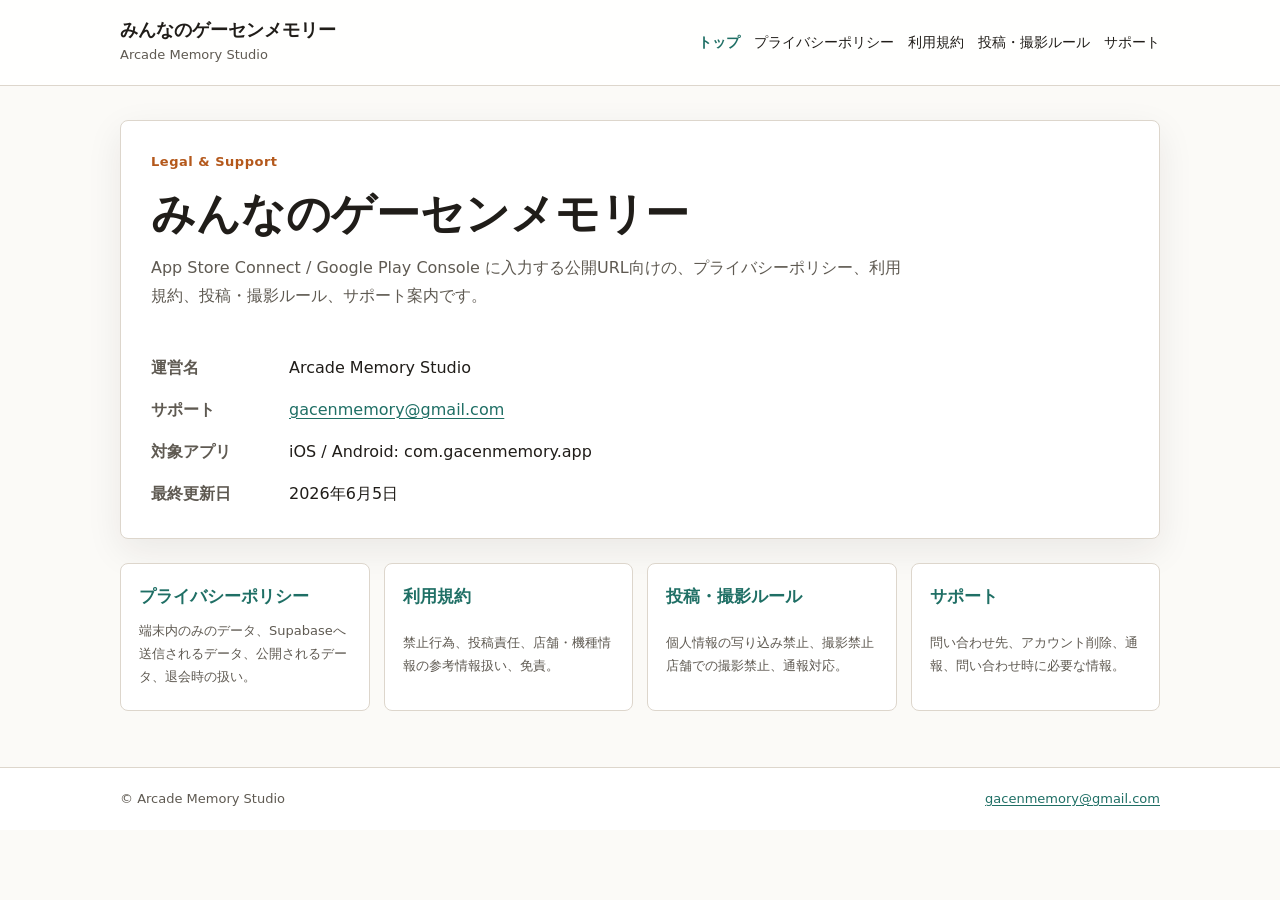
<file: index.html>
<!doctype html>
<html lang="ja">
  <head>
    <meta charset="utf-8">
    <meta name="viewport" content="width=device-width, initial-scale=1">
    <title>みんなのゲーセンメモリー 法務・サポート情報</title>
    <meta name="description" content="みんなのゲーセンメモリーのプライバシーポリシー、利用規約、投稿・撮影ルール、サポート情報です。">
    <link rel="stylesheet" href="assets/style.css">
  </head>
  <body>
    <header class="site-header">
      <div class="wrap">
        <div class="brand">
          <p class="brand-title"><strong>みんなのゲーセンメモリー</strong></p>
          <p class="brand-sub">Arcade Memory Studio</p>
        </div>
        <nav class="nav" aria-label="法務ページ">
          <a href="index.html" aria-current="page">トップ</a>
          <a href="privacy.html">プライバシーポリシー</a>
          <a href="terms.html">利用規約</a>
          <a href="community-guidelines.html">投稿・撮影ルール</a>
          <a href="support.html">サポート</a>
        </nav>
      </div>
    </header>

    <main>
      <div class="wrap">
        <section class="hero">
          <p class="eyebrow">Legal & Support</p>
          <h1>みんなのゲーセンメモリー</h1>
          <p class="lead">
            App Store Connect / Google Play Console に入力する公開URL向けの、プライバシーポリシー、利用規約、投稿・撮影ルール、サポート案内です。
          </p>
          <ul class="meta-list">
            <li><span class="meta-label">運営名</span><span>Arcade Memory Studio</span></li>
            <li><span class="meta-label">サポート</span><span><a href="mailto:gacenmemory@gmail.com">gacenmemory@gmail.com</a></span></li>
            <li><span class="meta-label">対象アプリ</span><span>iOS / Android: com.gacenmemory.app</span></li>
            <li><span class="meta-label">最終更新日</span><span>2026年6月5日</span></li>
          </ul>
        </section>

        <section class="grid" aria-label="各ページへのリンク">
          <a class="link-card" href="privacy.html">
            <strong>プライバシーポリシー</strong>
            <span>端末内のみのデータ、Supabaseへ送信されるデータ、公開されるデータ、退会時の扱い。</span>
          </a>
          <a class="link-card" href="terms.html">
            <strong>利用規約</strong>
            <span>禁止行為、投稿責任、店舗・機種情報の参考情報扱い、免責。</span>
          </a>
          <a class="link-card" href="community-guidelines.html">
            <strong>投稿・撮影ルール</strong>
            <span>個人情報の写り込み禁止、撮影禁止店舗での撮影禁止、通報対応。</span>
          </a>
          <a class="link-card" href="support.html">
            <strong>サポート</strong>
            <span>問い合わせ先、アカウント削除、通報、問い合わせ時に必要な情報。</span>
          </a>
        </section>
      </div>
    </main>

    <footer class="site-footer">
      <div class="wrap">
        <span>© Arcade Memory Studio</span>
        <span><a href="mailto:gacenmemory@gmail.com">gacenmemory@gmail.com</a></span>
      </div>
    </footer>
  </body>
</html>
</file>
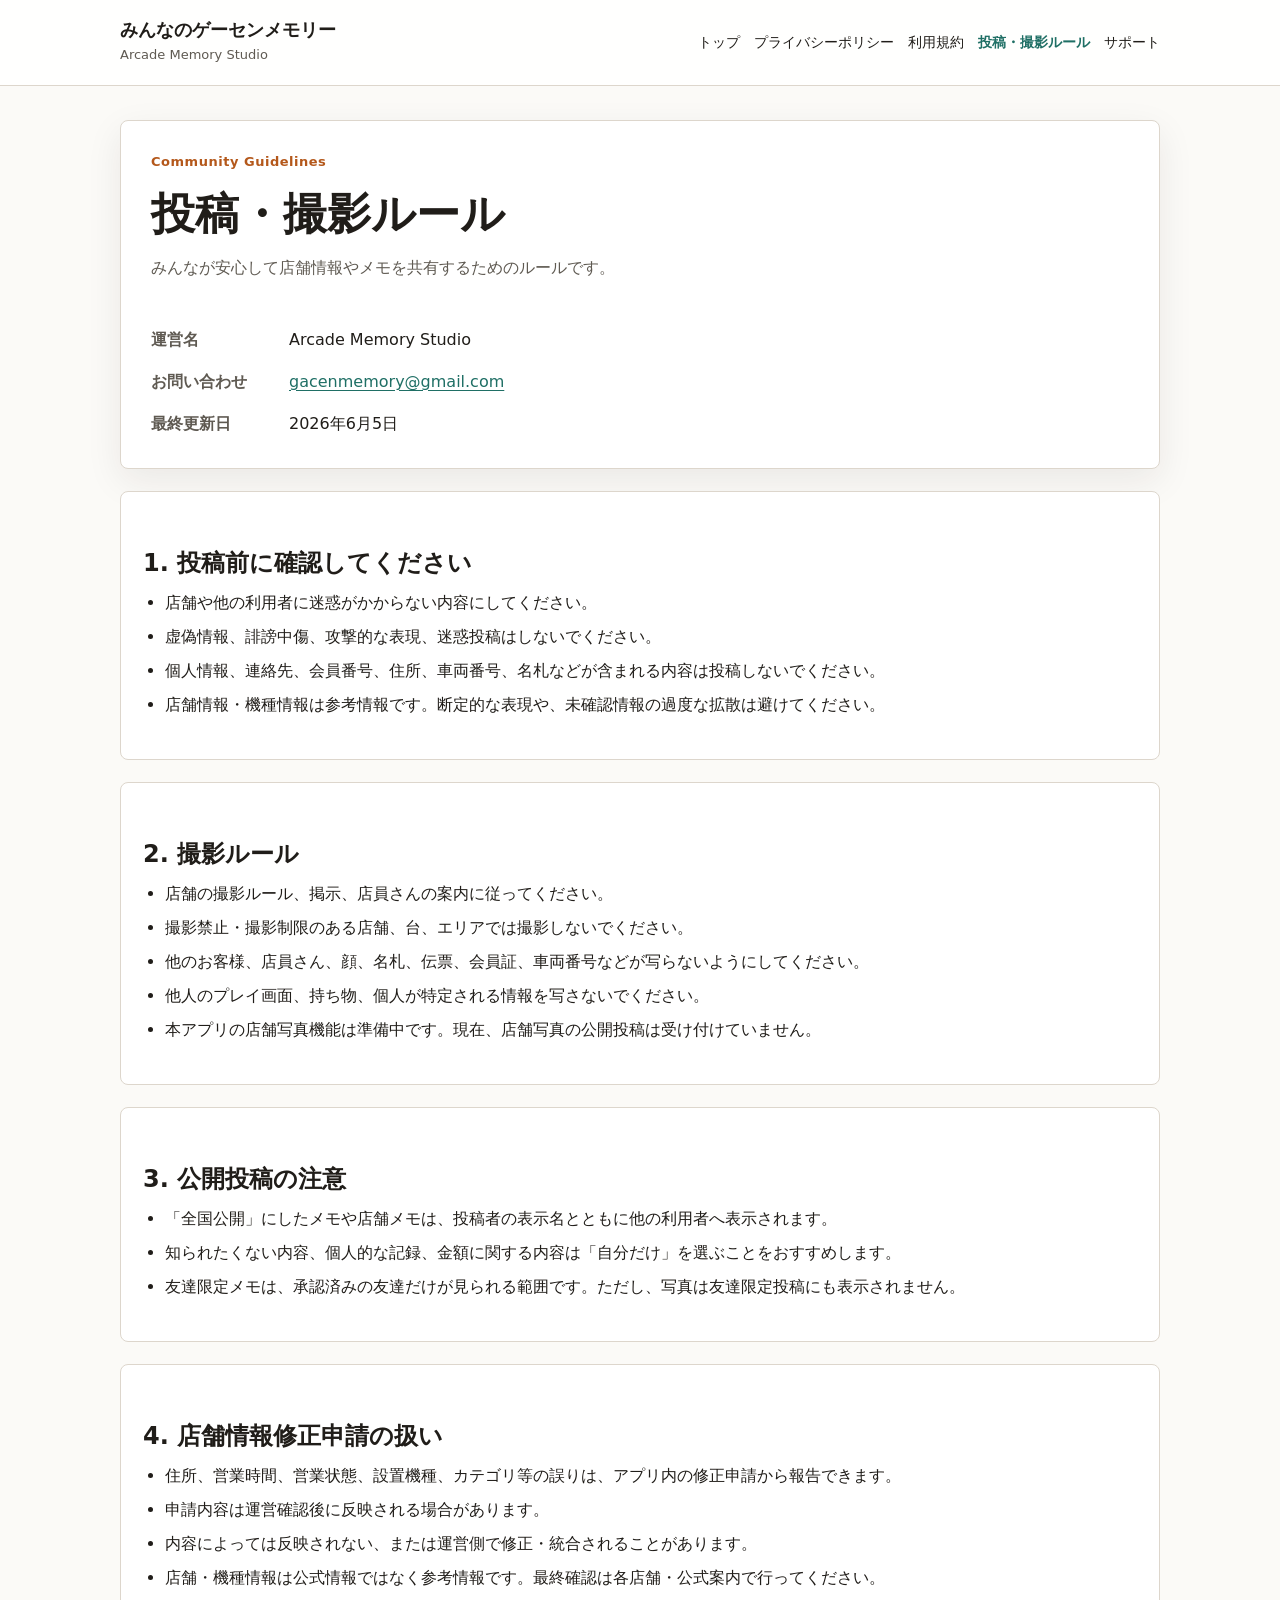
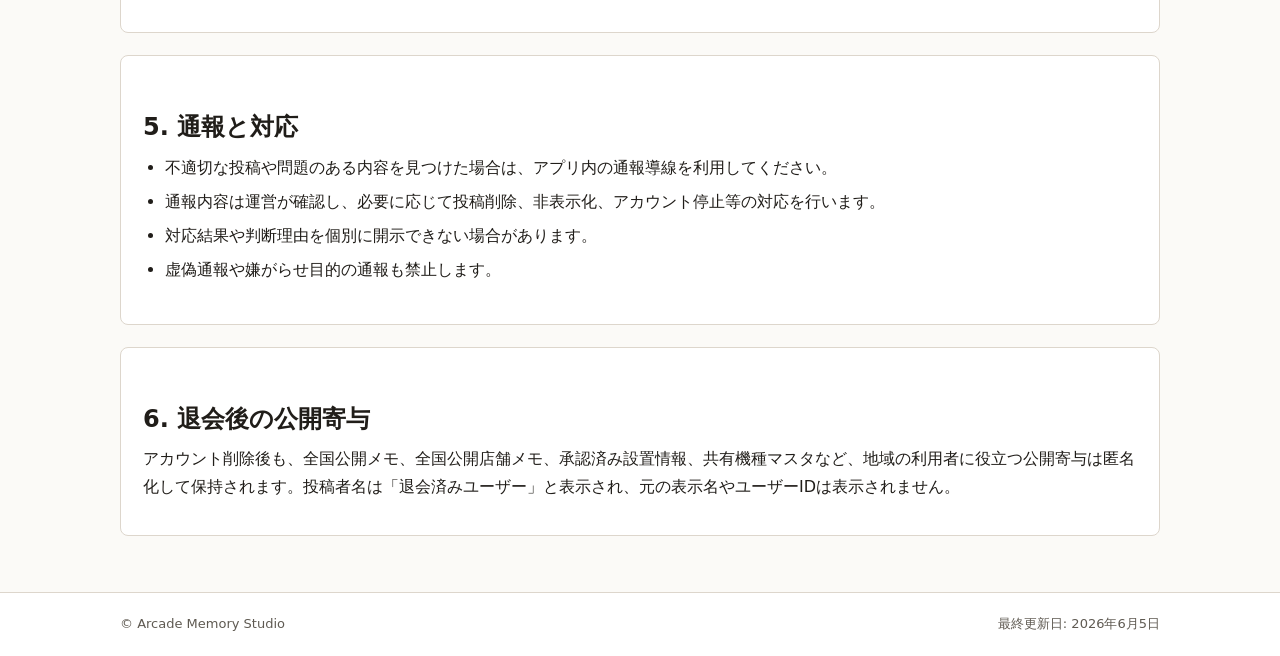
<file: community-guidelines.html>
<!doctype html>
<html lang="ja">
  <head>
    <meta charset="utf-8">
    <meta name="viewport" content="width=device-width, initial-scale=1">
    <title>投稿・撮影ルール | みんなのゲーセンメモリー</title>
    <meta name="description" content="みんなのゲーセンメモリーの投稿・撮影ルールです。">
    <link rel="stylesheet" href="assets/style.css">
  </head>
  <body>
    <header class="site-header">
      <div class="wrap">
        <div class="brand">
          <p class="brand-title"><strong>みんなのゲーセンメモリー</strong></p>
          <p class="brand-sub">Arcade Memory Studio</p>
        </div>
        <nav class="nav" aria-label="法務ページ">
          <a href="index.html">トップ</a>
          <a href="privacy.html">プライバシーポリシー</a>
          <a href="terms.html">利用規約</a>
          <a href="community-guidelines.html" aria-current="page">投稿・撮影ルール</a>
          <a href="support.html">サポート</a>
        </nav>
      </div>
    </header>

    <main>
      <div class="wrap">
        <section class="hero">
          <p class="eyebrow">Community Guidelines</p>
          <h1>投稿・撮影ルール</h1>
          <p class="lead">みんなが安心して店舗情報やメモを共有するためのルールです。</p>
          <ul class="meta-list">
            <li><span class="meta-label">運営名</span><span>Arcade Memory Studio</span></li>
            <li><span class="meta-label">お問い合わせ</span><span><a href="mailto:gacenmemory@gmail.com">gacenmemory@gmail.com</a></span></li>
            <li><span class="meta-label">最終更新日</span><span>2026年6月5日</span></li>
          </ul>
        </section>

        <section class="section">
          <h2>1. 投稿前に確認してください</h2>
          <ul>
            <li>店舗や他の利用者に迷惑がかからない内容にしてください。</li>
            <li>虚偽情報、誹謗中傷、攻撃的な表現、迷惑投稿はしないでください。</li>
            <li>個人情報、連絡先、会員番号、住所、車両番号、名札などが含まれる内容は投稿しないでください。</li>
            <li>店舗情報・機種情報は参考情報です。断定的な表現や、未確認情報の過度な拡散は避けてください。</li>
          </ul>
        </section>

        <section class="section">
          <h2>2. 撮影ルール</h2>
          <ul>
            <li>店舗の撮影ルール、掲示、店員さんの案内に従ってください。</li>
            <li>撮影禁止・撮影制限のある店舗、台、エリアでは撮影しないでください。</li>
            <li>他のお客様、店員さん、顔、名札、伝票、会員証、車両番号などが写らないようにしてください。</li>
            <li>他人のプレイ画面、持ち物、個人が特定される情報を写さないでください。</li>
            <li>本アプリの店舗写真機能は準備中です。現在、店舗写真の公開投稿は受け付けていません。</li>
          </ul>
        </section>

        <section class="section">
          <h2>3. 公開投稿の注意</h2>
          <ul>
            <li>「全国公開」にしたメモや店舗メモは、投稿者の表示名とともに他の利用者へ表示されます。</li>
            <li>知られたくない内容、個人的な記録、金額に関する内容は「自分だけ」を選ぶことをおすすめします。</li>
            <li>友達限定メモは、承認済みの友達だけが見られる範囲です。ただし、写真は友達限定投稿にも表示されません。</li>
          </ul>
        </section>

        <section class="section">
          <h2>4. 店舗情報修正申請の扱い</h2>
          <ul>
            <li>住所、営業時間、営業状態、設置機種、カテゴリ等の誤りは、アプリ内の修正申請から報告できます。</li>
            <li>申請内容は運営確認後に反映される場合があります。</li>
            <li>内容によっては反映されない、または運営側で修正・統合されることがあります。</li>
            <li>店舗・機種情報は公式情報ではなく参考情報です。最終確認は各店舗・公式案内で行ってください。</li>
          </ul>
        </section>

        <section class="section">
          <h2>5. 通報と対応</h2>
          <ul>
            <li>不適切な投稿や問題のある内容を見つけた場合は、アプリ内の通報導線を利用してください。</li>
            <li>通報内容は運営が確認し、必要に応じて投稿削除、非表示化、アカウント停止等の対応を行います。</li>
            <li>対応結果や判断理由を個別に開示できない場合があります。</li>
            <li>虚偽通報や嫌がらせ目的の通報も禁止します。</li>
          </ul>
        </section>

        <section class="section">
          <h2>6. 退会後の公開寄与</h2>
          <p>アカウント削除後も、全国公開メモ、全国公開店舗メモ、承認済み設置情報、共有機種マスタなど、地域の利用者に役立つ公開寄与は匿名化して保持されます。投稿者名は「退会済みユーザー」と表示され、元の表示名やユーザーIDは表示されません。</p>
        </section>
      </div>
    </main>

    <footer class="site-footer">
      <div class="wrap">
        <span>© Arcade Memory Studio</span>
        <span>最終更新日: 2026年6月5日</span>
      </div>
    </footer>
  </body>
</html>
</file>
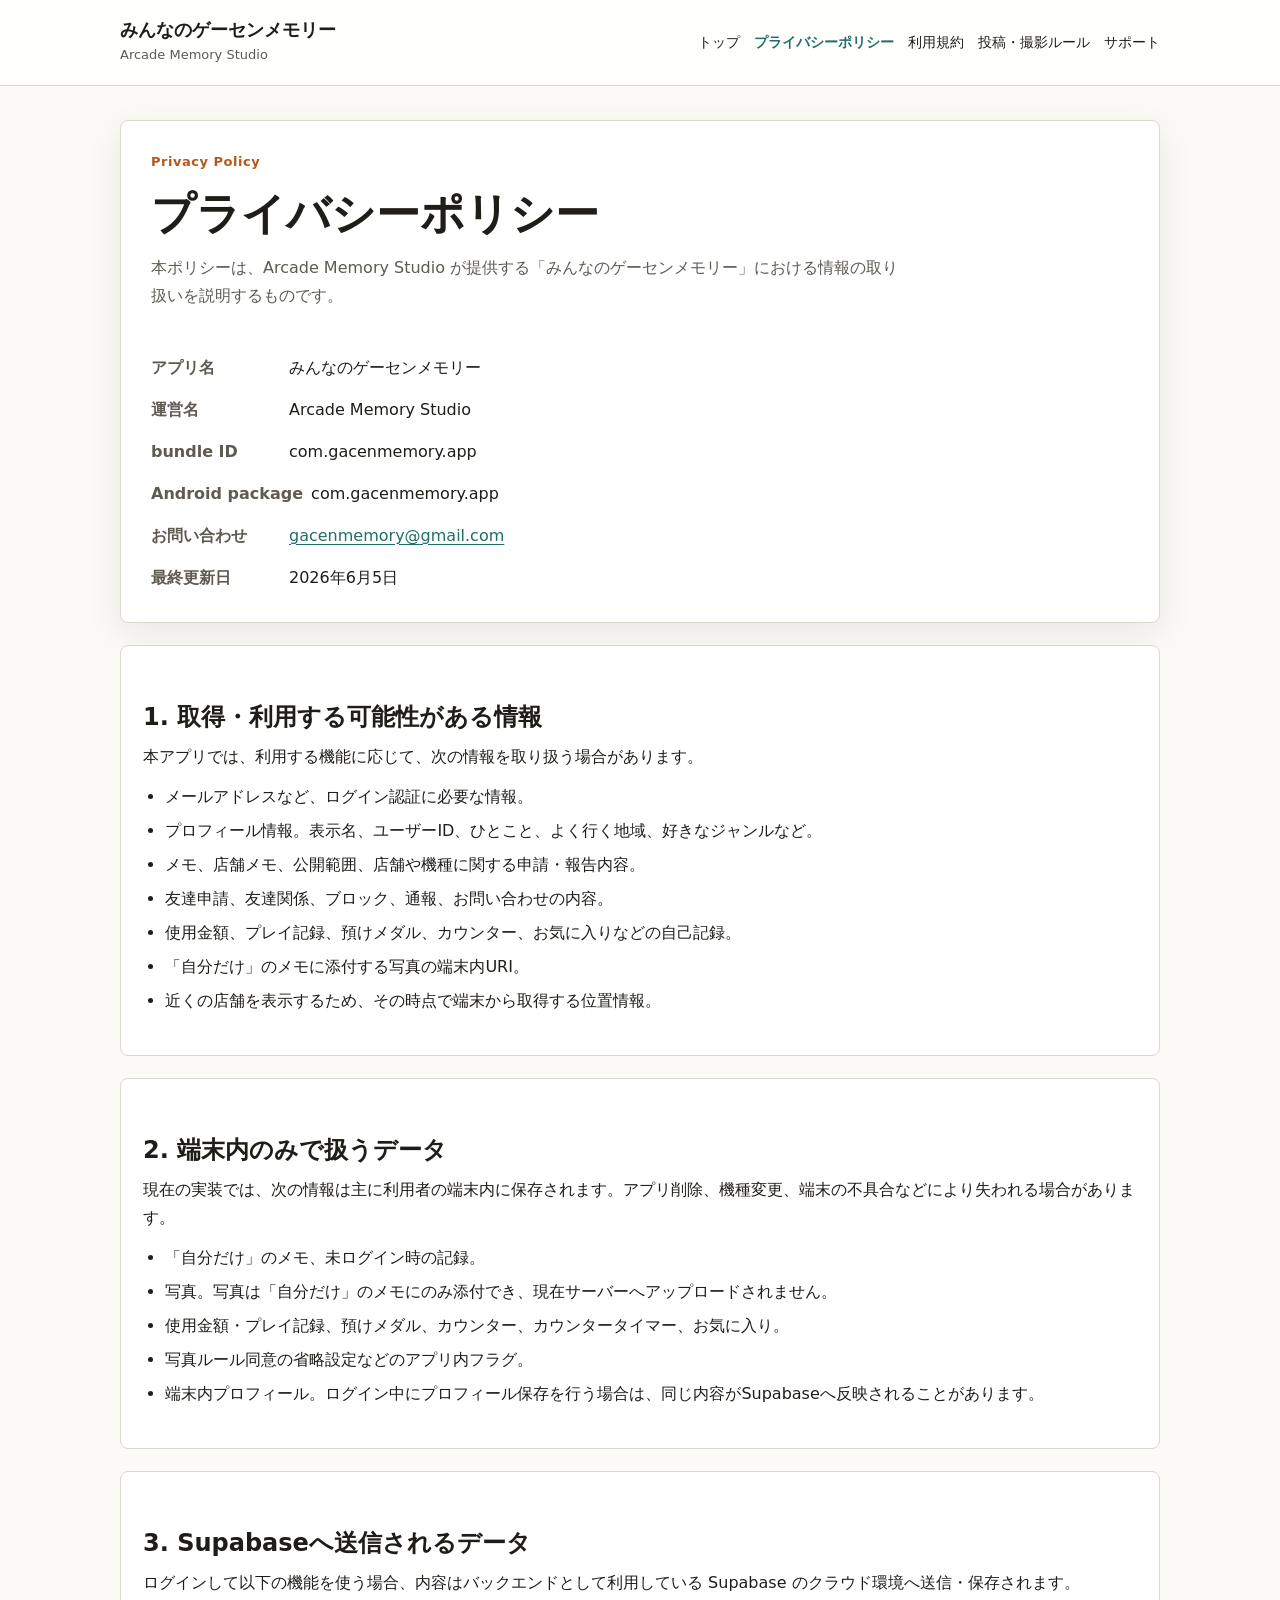
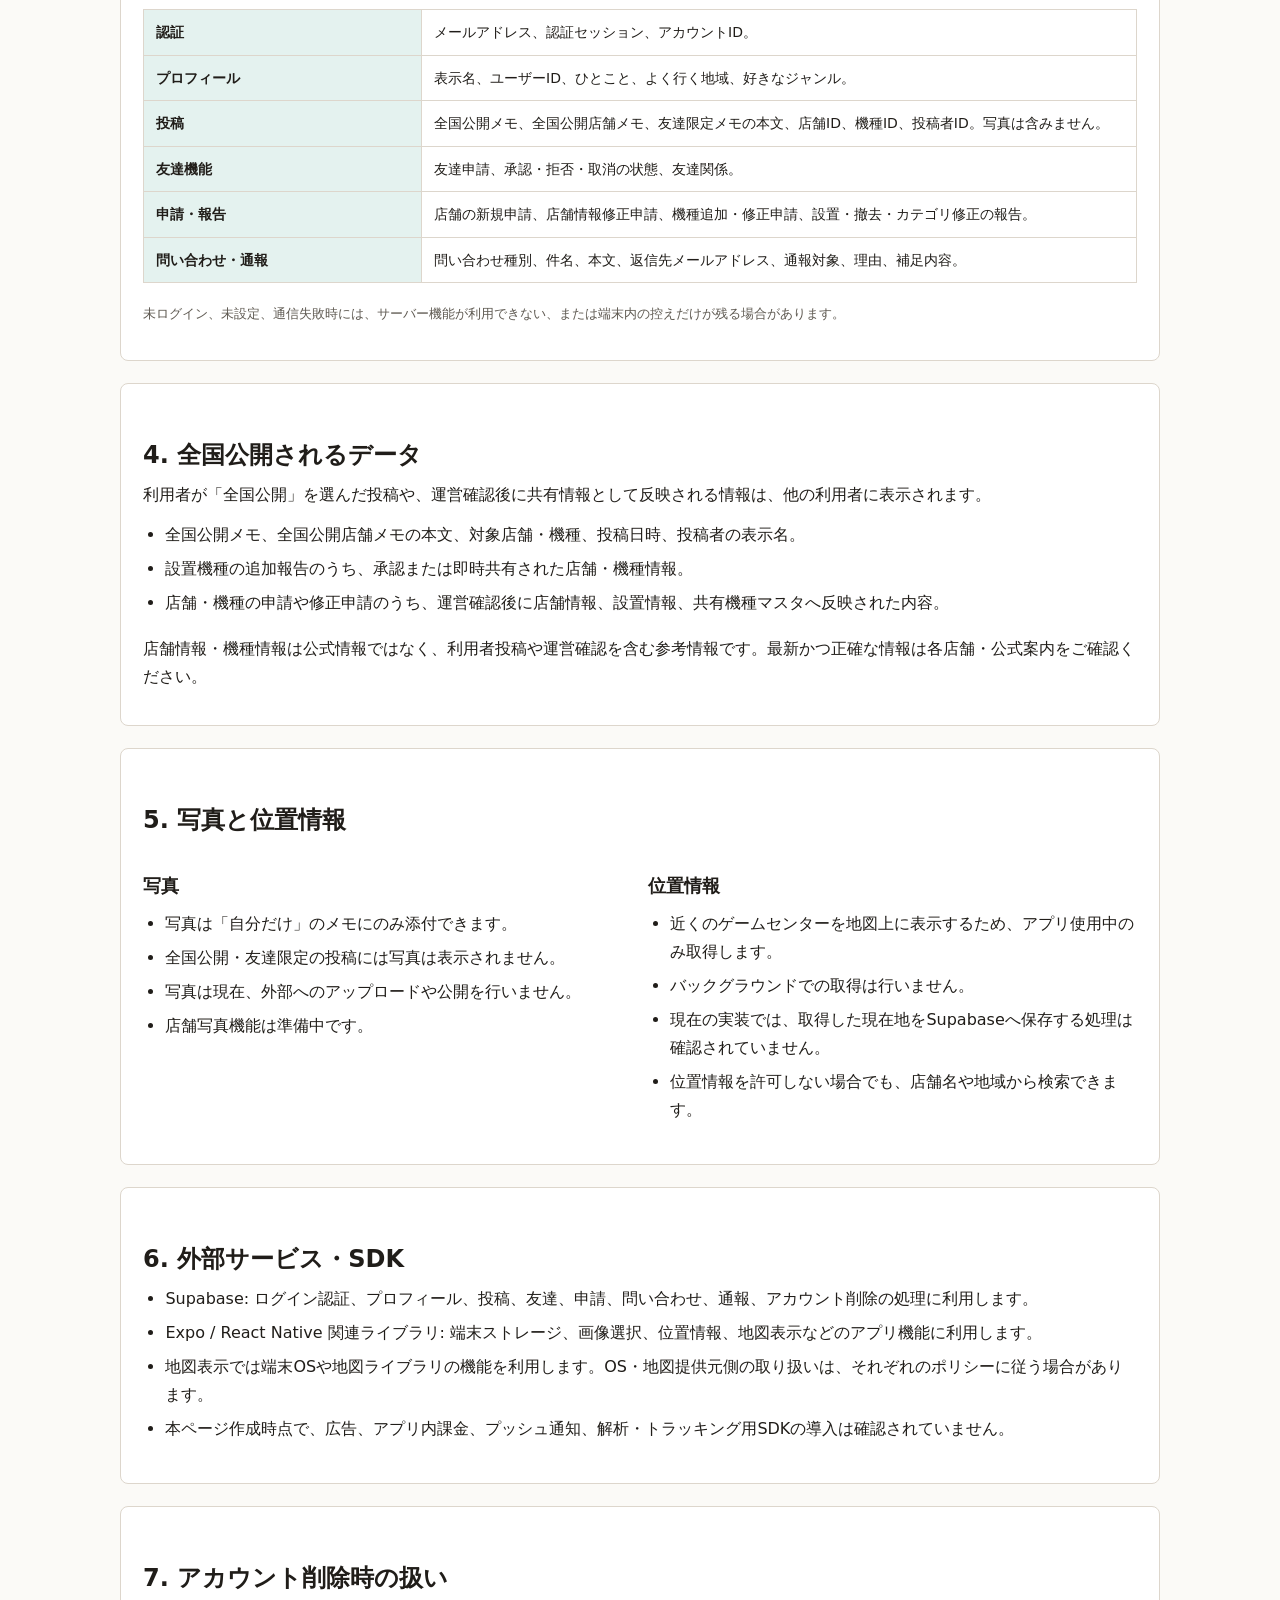
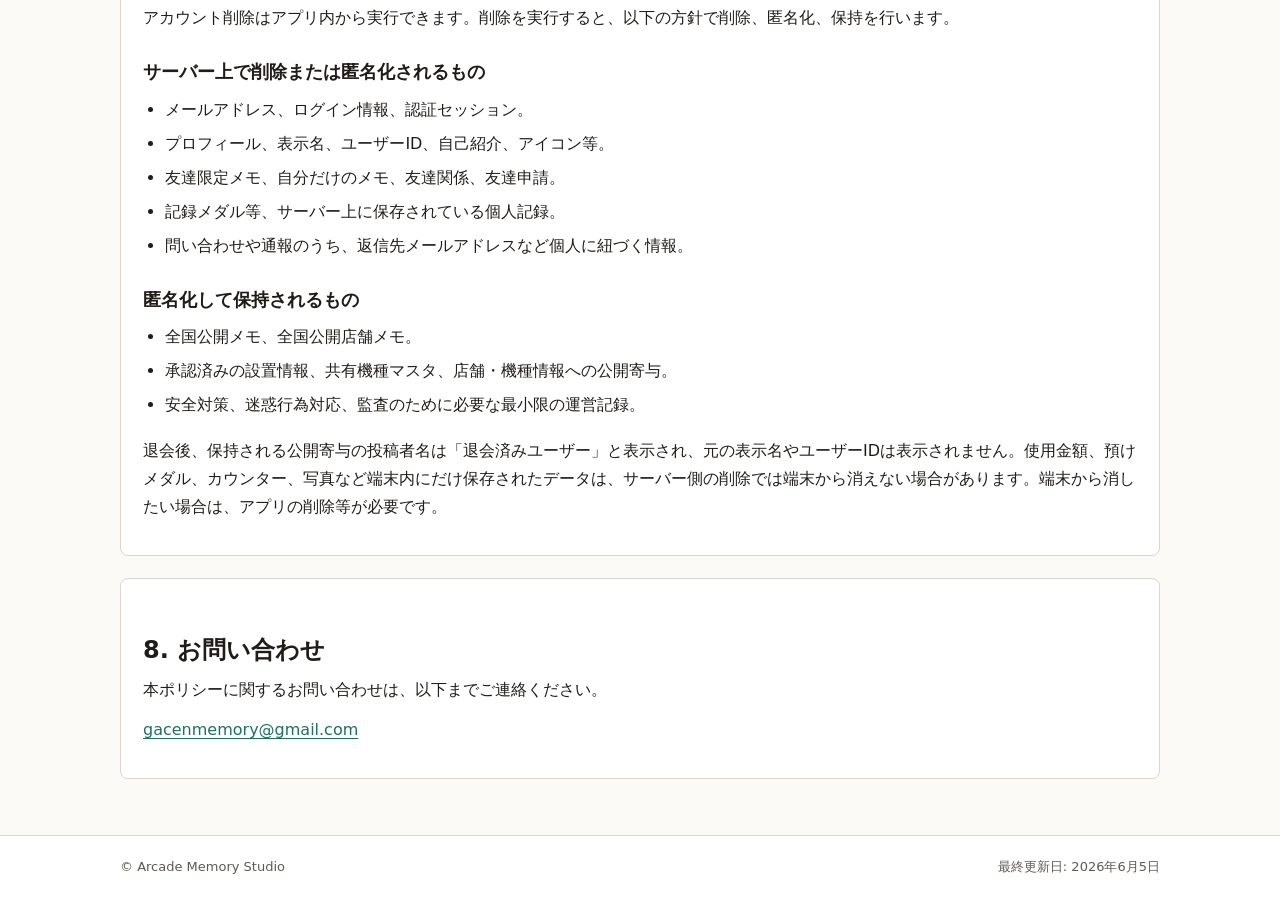
<file: privacy.html>
<!doctype html>
<html lang="ja">
  <head>
    <meta charset="utf-8">
    <meta name="viewport" content="width=device-width, initial-scale=1">
    <title>プライバシーポリシー | みんなのゲーセンメモリー</title>
    <meta name="description" content="みんなのゲーセンメモリーのプライバシーポリシーです。">
    <link rel="stylesheet" href="assets/style.css">
  </head>
  <body>
    <header class="site-header">
      <div class="wrap">
        <div class="brand">
          <p class="brand-title"><strong>みんなのゲーセンメモリー</strong></p>
          <p class="brand-sub">Arcade Memory Studio</p>
        </div>
        <nav class="nav" aria-label="法務ページ">
          <a href="index.html">トップ</a>
          <a href="privacy.html" aria-current="page">プライバシーポリシー</a>
          <a href="terms.html">利用規約</a>
          <a href="community-guidelines.html">投稿・撮影ルール</a>
          <a href="support.html">サポート</a>
        </nav>
      </div>
    </header>

    <main>
      <div class="wrap">
        <section class="hero">
          <p class="eyebrow">Privacy Policy</p>
          <h1>プライバシーポリシー</h1>
          <p class="lead">
            本ポリシーは、Arcade Memory Studio が提供する「みんなのゲーセンメモリー」における情報の取り扱いを説明するものです。
          </p>
          <ul class="meta-list">
            <li><span class="meta-label">アプリ名</span><span>みんなのゲーセンメモリー</span></li>
            <li><span class="meta-label">運営名</span><span>Arcade Memory Studio</span></li>
            <li><span class="meta-label">bundle ID</span><span>com.gacenmemory.app</span></li>
            <li><span class="meta-label">Android package</span><span>com.gacenmemory.app</span></li>
            <li><span class="meta-label">お問い合わせ</span><span><a href="mailto:gacenmemory@gmail.com">gacenmemory@gmail.com</a></span></li>
            <li><span class="meta-label">最終更新日</span><span>2026年6月5日</span></li>
          </ul>
        </section>

        <section class="section">
          <h2>1. 取得・利用する可能性がある情報</h2>
          <p>本アプリでは、利用する機能に応じて、次の情報を取り扱う場合があります。</p>
          <ul>
            <li>メールアドレスなど、ログイン認証に必要な情報。</li>
            <li>プロフィール情報。表示名、ユーザーID、ひとこと、よく行く地域、好きなジャンルなど。</li>
            <li>メモ、店舗メモ、公開範囲、店舗や機種に関する申請・報告内容。</li>
            <li>友達申請、友達関係、ブロック、通報、お問い合わせの内容。</li>
            <li>使用金額、プレイ記録、預けメダル、カウンター、お気に入りなどの自己記録。</li>
            <li>「自分だけ」のメモに添付する写真の端末内URI。</li>
            <li>近くの店舗を表示するため、その時点で端末から取得する位置情報。</li>
          </ul>
        </section>

        <section class="section">
          <h2>2. 端末内のみで扱うデータ</h2>
          <p>現在の実装では、次の情報は主に利用者の端末内に保存されます。アプリ削除、機種変更、端末の不具合などにより失われる場合があります。</p>
          <ul>
            <li>「自分だけ」のメモ、未ログイン時の記録。</li>
            <li>写真。写真は「自分だけ」のメモにのみ添付でき、現在サーバーへアップロードされません。</li>
            <li>使用金額・プレイ記録、預けメダル、カウンター、カウンタータイマー、お気に入り。</li>
            <li>写真ルール同意の省略設定などのアプリ内フラグ。</li>
            <li>端末内プロフィール。ログイン中にプロフィール保存を行う場合は、同じ内容がSupabaseへ反映されることがあります。</li>
          </ul>
        </section>

        <section class="section">
          <h2>3. Supabaseへ送信されるデータ</h2>
          <p>ログインして以下の機能を使う場合、内容はバックエンドとして利用している Supabase のクラウド環境へ送信・保存されます。</p>
          <table class="data-table">
            <tbody>
              <tr>
                <th>認証</th>
                <td>メールアドレス、認証セッション、アカウントID。</td>
              </tr>
              <tr>
                <th>プロフィール</th>
                <td>表示名、ユーザーID、ひとこと、よく行く地域、好きなジャンル。</td>
              </tr>
              <tr>
                <th>投稿</th>
                <td>全国公開メモ、全国公開店舗メモ、友達限定メモの本文、店舗ID、機種ID、投稿者ID。写真は含みません。</td>
              </tr>
              <tr>
                <th>友達機能</th>
                <td>友達申請、承認・拒否・取消の状態、友達関係。</td>
              </tr>
              <tr>
                <th>申請・報告</th>
                <td>店舗の新規申請、店舗情報修正申請、機種追加・修正申請、設置・撤去・カテゴリ修正の報告。</td>
              </tr>
              <tr>
                <th>問い合わせ・通報</th>
                <td>問い合わせ種別、件名、本文、返信先メールアドレス、通報対象、理由、補足内容。</td>
              </tr>
            </tbody>
          </table>
          <p class="small">未ログイン、未設定、通信失敗時には、サーバー機能が利用できない、または端末内の控えだけが残る場合があります。</p>
        </section>

        <section class="section">
          <h2>4. 全国公開されるデータ</h2>
          <p>利用者が「全国公開」を選んだ投稿や、運営確認後に共有情報として反映される情報は、他の利用者に表示されます。</p>
          <ul>
            <li>全国公開メモ、全国公開店舗メモの本文、対象店舗・機種、投稿日時、投稿者の表示名。</li>
            <li>設置機種の追加報告のうち、承認または即時共有された店舗・機種情報。</li>
            <li>店舗・機種の申請や修正申請のうち、運営確認後に店舗情報、設置情報、共有機種マスタへ反映された内容。</li>
          </ul>
          <p>店舗情報・機種情報は公式情報ではなく、利用者投稿や運営確認を含む参考情報です。最新かつ正確な情報は各店舗・公式案内をご確認ください。</p>
        </section>

        <section class="section">
          <h2>5. 写真と位置情報</h2>
          <div class="two-col">
            <div>
              <h3>写真</h3>
              <ul>
                <li>写真は「自分だけ」のメモにのみ添付できます。</li>
                <li>全国公開・友達限定の投稿には写真は表示されません。</li>
                <li>写真は現在、外部へのアップロードや公開を行いません。</li>
                <li>店舗写真機能は準備中です。</li>
              </ul>
            </div>
            <div>
              <h3>位置情報</h3>
              <ul>
                <li>近くのゲームセンターを地図上に表示するため、アプリ使用中のみ取得します。</li>
                <li>バックグラウンドでの取得は行いません。</li>
                <li>現在の実装では、取得した現在地をSupabaseへ保存する処理は確認されていません。</li>
                <li>位置情報を許可しない場合でも、店舗名や地域から検索できます。</li>
              </ul>
            </div>
          </div>
        </section>

        <section class="section">
          <h2>6. 外部サービス・SDK</h2>
          <ul>
            <li>Supabase: ログイン認証、プロフィール、投稿、友達、申請、問い合わせ、通報、アカウント削除の処理に利用します。</li>
            <li>Expo / React Native 関連ライブラリ: 端末ストレージ、画像選択、位置情報、地図表示などのアプリ機能に利用します。</li>
            <li>地図表示では端末OSや地図ライブラリの機能を利用します。OS・地図提供元側の取り扱いは、それぞれのポリシーに従う場合があります。</li>
            <li>本ページ作成時点で、広告、アプリ内課金、プッシュ通知、解析・トラッキング用SDKの導入は確認されていません。</li>
          </ul>
        </section>

        <section class="section">
          <h2>7. アカウント削除時の扱い</h2>
          <p>アカウント削除はアプリ内から実行できます。削除を実行すると、以下の方針で削除、匿名化、保持を行います。</p>
          <h3>サーバー上で削除または匿名化されるもの</h3>
          <ul>
            <li>メールアドレス、ログイン情報、認証セッション。</li>
            <li>プロフィール、表示名、ユーザーID、自己紹介、アイコン等。</li>
            <li>友達限定メモ、自分だけのメモ、友達関係、友達申請。</li>
            <li>記録メダル等、サーバー上に保存されている個人記録。</li>
            <li>問い合わせや通報のうち、返信先メールアドレスなど個人に紐づく情報。</li>
          </ul>
          <h3>匿名化して保持されるもの</h3>
          <ul>
            <li>全国公開メモ、全国公開店舗メモ。</li>
            <li>承認済みの設置情報、共有機種マスタ、店舗・機種情報への公開寄与。</li>
            <li>安全対策、迷惑行為対応、監査のために必要な最小限の運営記録。</li>
          </ul>
          <p>退会後、保持される公開寄与の投稿者名は「退会済みユーザー」と表示され、元の表示名やユーザーIDは表示されません。使用金額、預けメダル、カウンター、写真など端末内にだけ保存されたデータは、サーバー側の削除では端末から消えない場合があります。端末から消したい場合は、アプリの削除等が必要です。</p>
        </section>

        <section class="section">
          <h2>8. お問い合わせ</h2>
          <p>本ポリシーに関するお問い合わせは、以下までご連絡ください。</p>
          <p><a href="mailto:gacenmemory@gmail.com">gacenmemory@gmail.com</a></p>
        </section>
      </div>
    </main>

    <footer class="site-footer">
      <div class="wrap">
        <span>© Arcade Memory Studio</span>
        <span>最終更新日: 2026年6月5日</span>
      </div>
    </footer>
  </body>
</html>
</file>
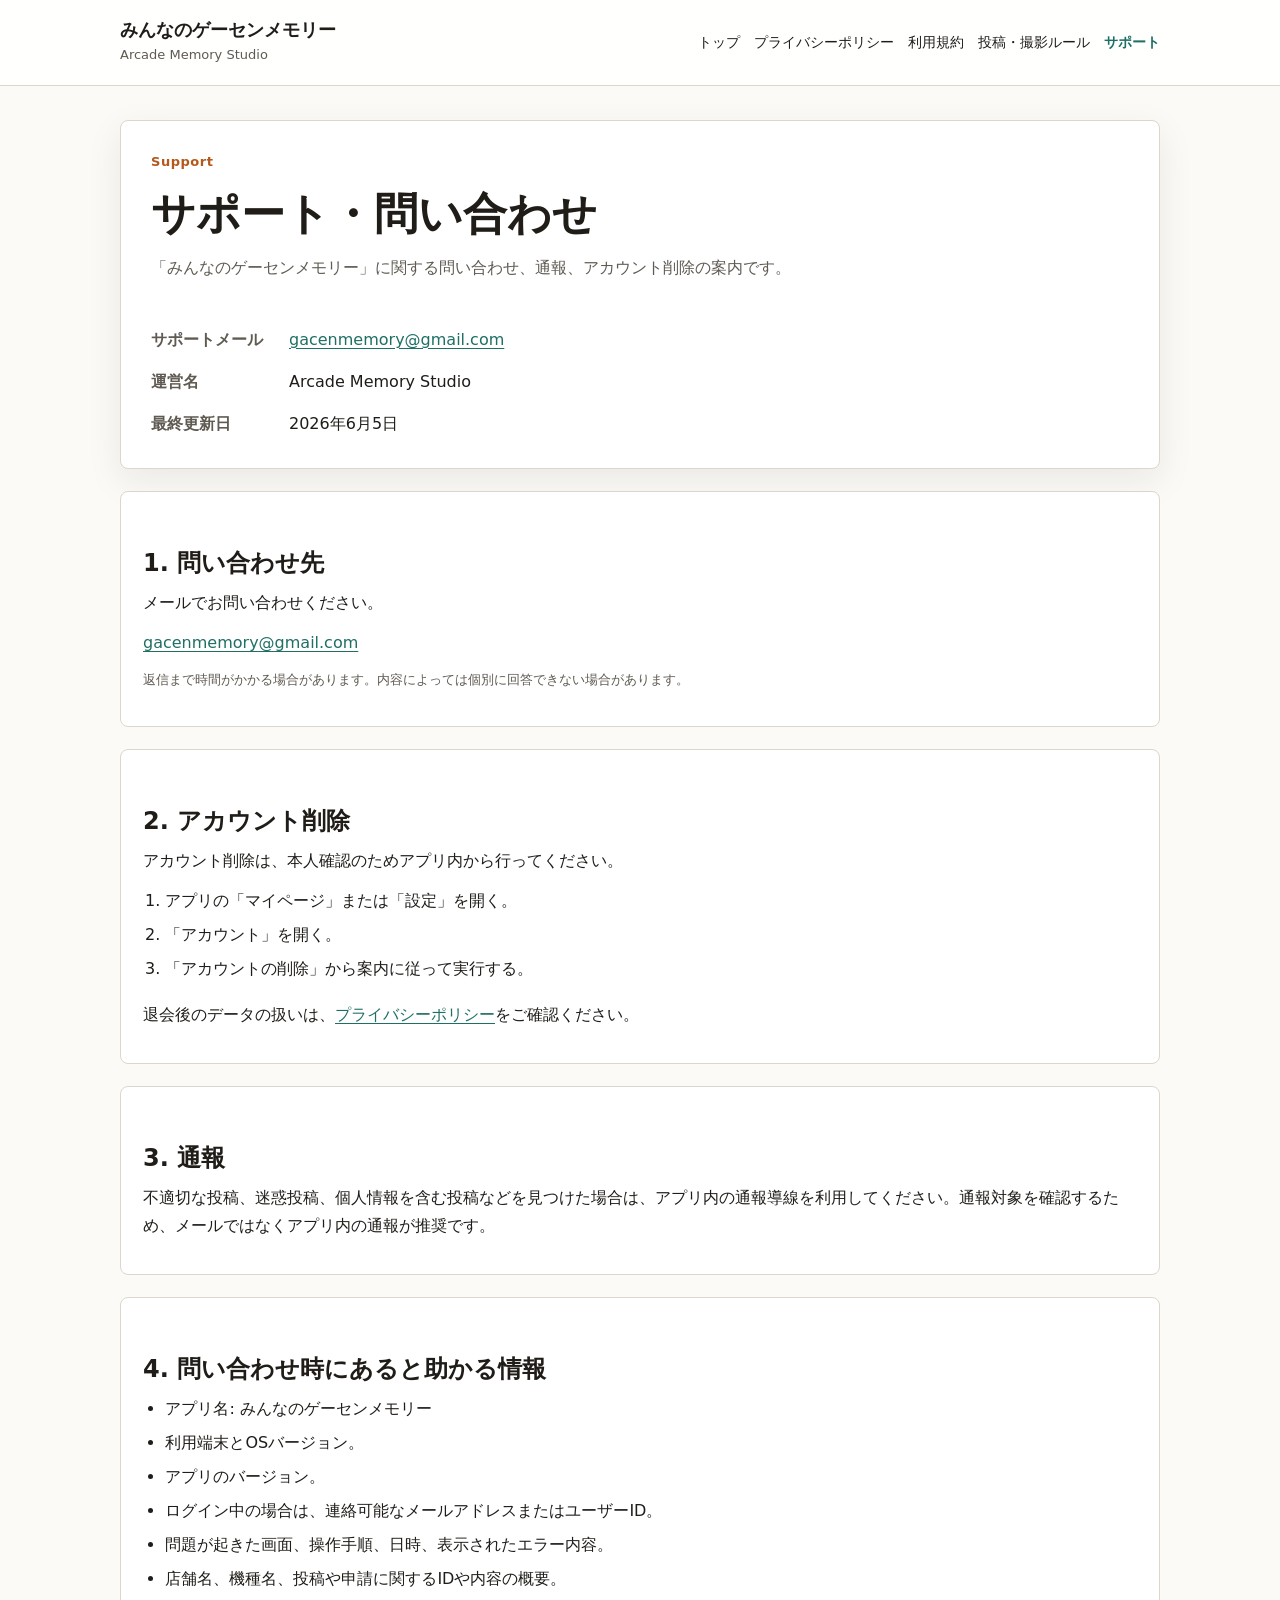
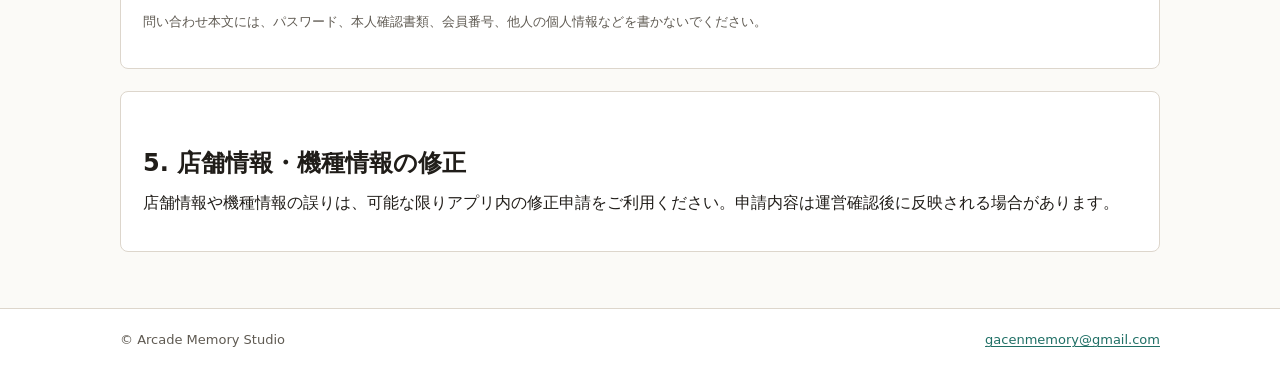
<file: support.html>
<!doctype html>
<html lang="ja">
  <head>
    <meta charset="utf-8">
    <meta name="viewport" content="width=device-width, initial-scale=1">
    <title>サポート | みんなのゲーセンメモリー</title>
    <meta name="description" content="みんなのゲーセンメモリーのサポート・問い合わせ案内です。">
    <link rel="stylesheet" href="assets/style.css">
  </head>
  <body>
    <header class="site-header">
      <div class="wrap">
        <div class="brand">
          <p class="brand-title"><strong>みんなのゲーセンメモリー</strong></p>
          <p class="brand-sub">Arcade Memory Studio</p>
        </div>
        <nav class="nav" aria-label="法務ページ">
          <a href="index.html">トップ</a>
          <a href="privacy.html">プライバシーポリシー</a>
          <a href="terms.html">利用規約</a>
          <a href="community-guidelines.html">投稿・撮影ルール</a>
          <a href="support.html" aria-current="page">サポート</a>
        </nav>
      </div>
    </header>

    <main>
      <div class="wrap">
        <section class="hero">
          <p class="eyebrow">Support</p>
          <h1>サポート・問い合わせ</h1>
          <p class="lead">「みんなのゲーセンメモリー」に関する問い合わせ、通報、アカウント削除の案内です。</p>
          <ul class="meta-list">
            <li><span class="meta-label">サポートメール</span><span><a href="mailto:gacenmemory@gmail.com">gacenmemory@gmail.com</a></span></li>
            <li><span class="meta-label">運営名</span><span>Arcade Memory Studio</span></li>
            <li><span class="meta-label">最終更新日</span><span>2026年6月5日</span></li>
          </ul>
        </section>

        <section class="section">
          <h2>1. 問い合わせ先</h2>
          <p>メールでお問い合わせください。</p>
          <p><a href="mailto:gacenmemory@gmail.com">gacenmemory@gmail.com</a></p>
          <p class="small">返信まで時間がかかる場合があります。内容によっては個別に回答できない場合があります。</p>
        </section>

        <section class="section">
          <h2>2. アカウント削除</h2>
          <p>アカウント削除は、本人確認のためアプリ内から行ってください。</p>
          <ol>
            <li>アプリの「マイページ」または「設定」を開く。</li>
            <li>「アカウント」を開く。</li>
            <li>「アカウントの削除」から案内に従って実行する。</li>
          </ol>
          <p>退会後のデータの扱いは、<a href="privacy.html">プライバシーポリシー</a>をご確認ください。</p>
        </section>

        <section class="section">
          <h2>3. 通報</h2>
          <p>不適切な投稿、迷惑投稿、個人情報を含む投稿などを見つけた場合は、アプリ内の通報導線を利用してください。通報対象を確認するため、メールではなくアプリ内の通報が推奨です。</p>
        </section>

        <section class="section">
          <h2>4. 問い合わせ時にあると助かる情報</h2>
          <ul>
            <li>アプリ名: みんなのゲーセンメモリー</li>
            <li>利用端末とOSバージョン。</li>
            <li>アプリのバージョン。</li>
            <li>ログイン中の場合は、連絡可能なメールアドレスまたはユーザーID。</li>
            <li>問題が起きた画面、操作手順、日時、表示されたエラー内容。</li>
            <li>店舗名、機種名、投稿や申請に関するIDや内容の概要。</li>
          </ul>
          <p class="small">問い合わせ本文には、パスワード、本人確認書類、会員番号、他人の個人情報などを書かないでください。</p>
        </section>

        <section class="section">
          <h2>5. 店舗情報・機種情報の修正</h2>
          <p>店舗情報や機種情報の誤りは、可能な限りアプリ内の修正申請をご利用ください。申請内容は運営確認後に反映される場合があります。</p>
        </section>
      </div>
    </main>

    <footer class="site-footer">
      <div class="wrap">
        <span>© Arcade Memory Studio</span>
        <span><a href="mailto:gacenmemory@gmail.com">gacenmemory@gmail.com</a></span>
      </div>
    </footer>
  </body>
</html>
</file>
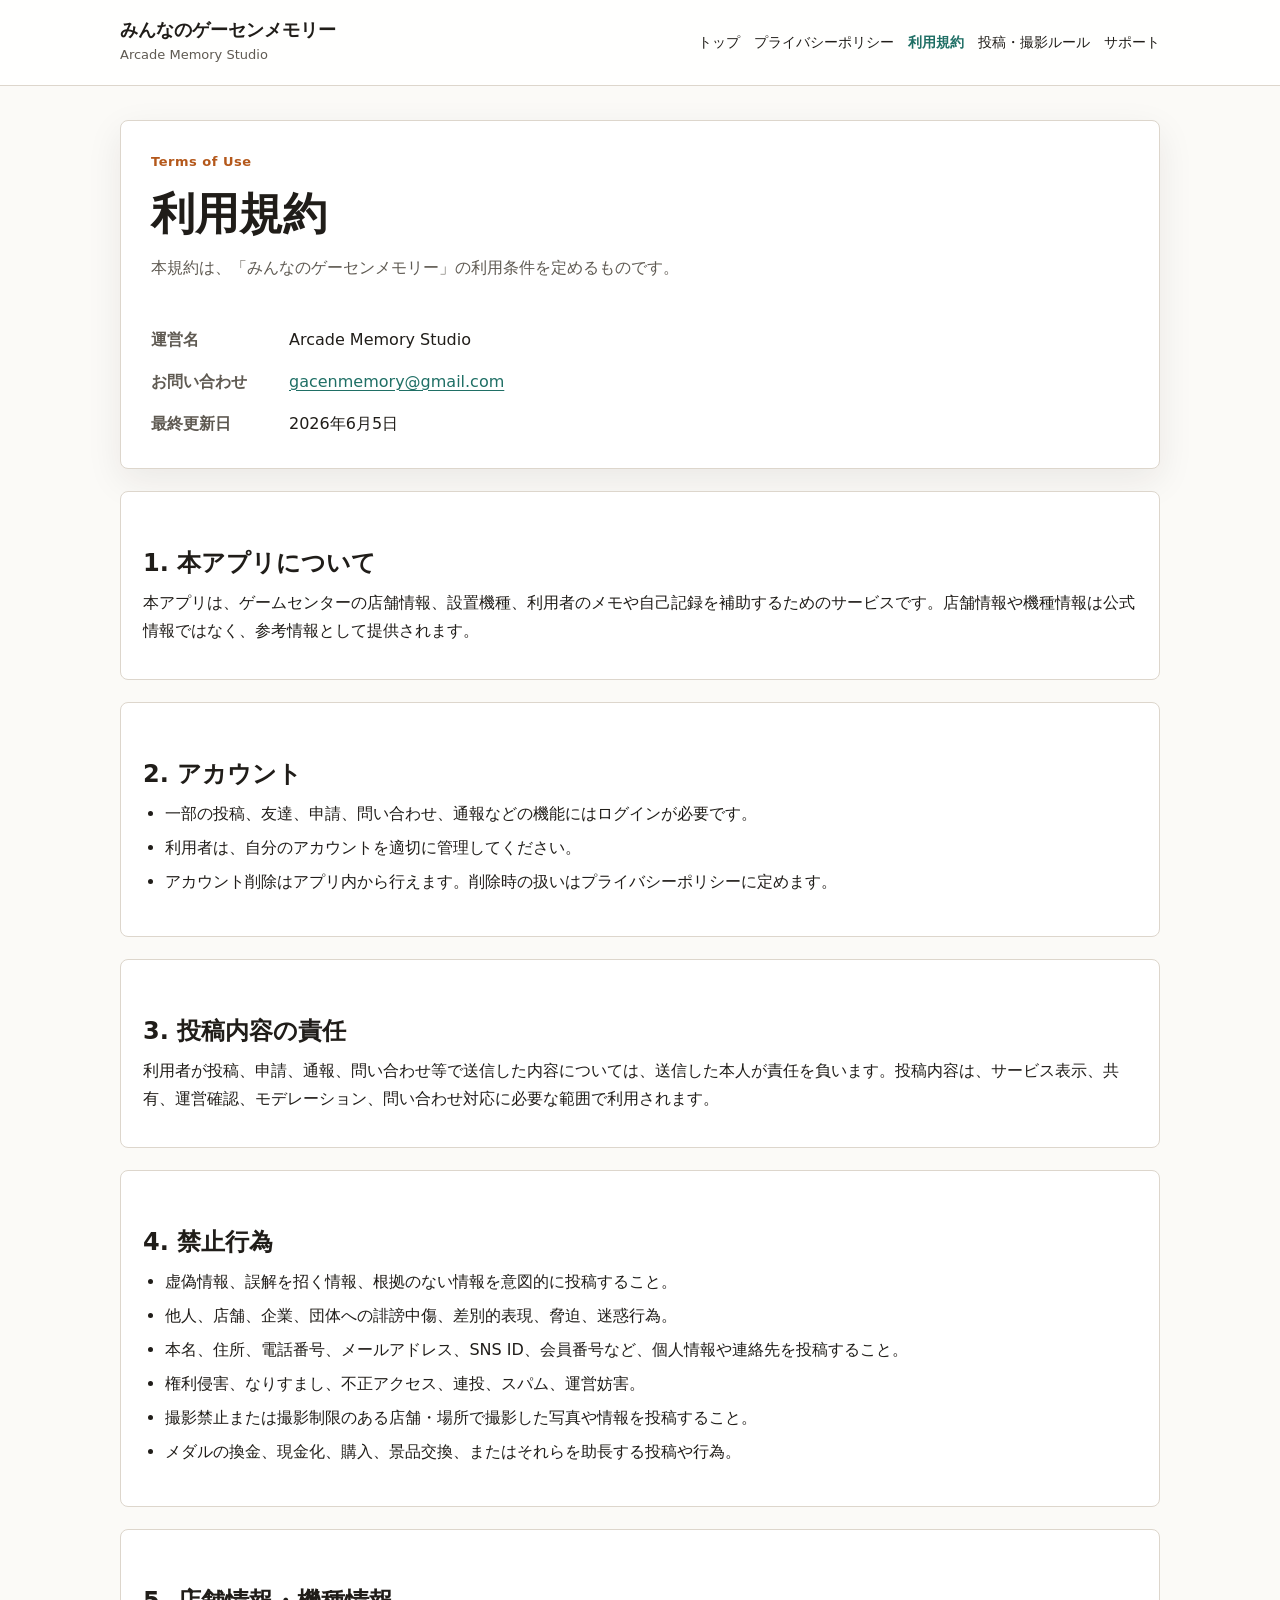
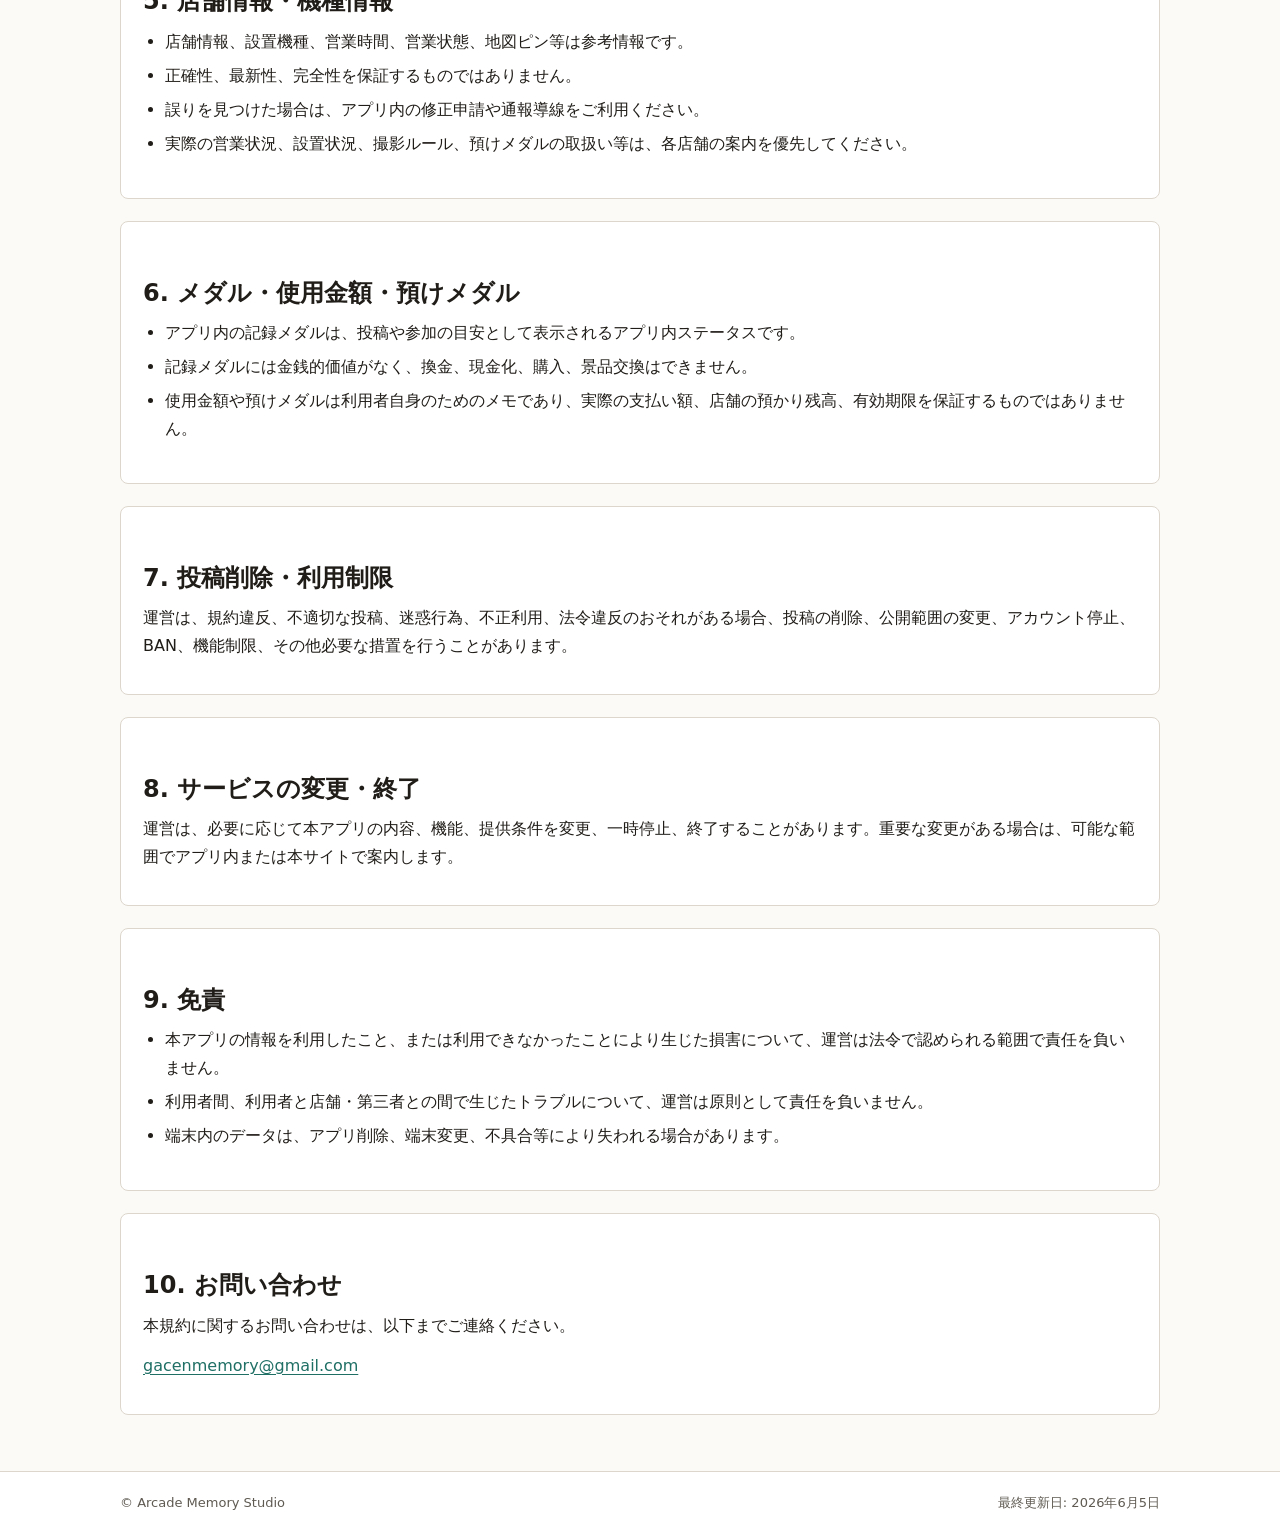
<file: terms.html>
<!doctype html>
<html lang="ja">
  <head>
    <meta charset="utf-8">
    <meta name="viewport" content="width=device-width, initial-scale=1">
    <title>利用規約 | みんなのゲーセンメモリー</title>
    <meta name="description" content="みんなのゲーセンメモリーの利用規約です。">
    <link rel="stylesheet" href="assets/style.css">
  </head>
  <body>
    <header class="site-header">
      <div class="wrap">
        <div class="brand">
          <p class="brand-title"><strong>みんなのゲーセンメモリー</strong></p>
          <p class="brand-sub">Arcade Memory Studio</p>
        </div>
        <nav class="nav" aria-label="法務ページ">
          <a href="index.html">トップ</a>
          <a href="privacy.html">プライバシーポリシー</a>
          <a href="terms.html" aria-current="page">利用規約</a>
          <a href="community-guidelines.html">投稿・撮影ルール</a>
          <a href="support.html">サポート</a>
        </nav>
      </div>
    </header>

    <main>
      <div class="wrap">
        <section class="hero">
          <p class="eyebrow">Terms of Use</p>
          <h1>利用規約</h1>
          <p class="lead">本規約は、「みんなのゲーセンメモリー」の利用条件を定めるものです。</p>
          <ul class="meta-list">
            <li><span class="meta-label">運営名</span><span>Arcade Memory Studio</span></li>
            <li><span class="meta-label">お問い合わせ</span><span><a href="mailto:gacenmemory@gmail.com">gacenmemory@gmail.com</a></span></li>
            <li><span class="meta-label">最終更新日</span><span>2026年6月5日</span></li>
          </ul>
        </section>

        <section class="section">
          <h2>1. 本アプリについて</h2>
          <p>本アプリは、ゲームセンターの店舗情報、設置機種、利用者のメモや自己記録を補助するためのサービスです。店舗情報や機種情報は公式情報ではなく、参考情報として提供されます。</p>
        </section>

        <section class="section">
          <h2>2. アカウント</h2>
          <ul>
            <li>一部の投稿、友達、申請、問い合わせ、通報などの機能にはログインが必要です。</li>
            <li>利用者は、自分のアカウントを適切に管理してください。</li>
            <li>アカウント削除はアプリ内から行えます。削除時の扱いはプライバシーポリシーに定めます。</li>
          </ul>
        </section>

        <section class="section">
          <h2>3. 投稿内容の責任</h2>
          <p>利用者が投稿、申請、通報、問い合わせ等で送信した内容については、送信した本人が責任を負います。投稿内容は、サービス表示、共有、運営確認、モデレーション、問い合わせ対応に必要な範囲で利用されます。</p>
        </section>

        <section class="section">
          <h2>4. 禁止行為</h2>
          <ul>
            <li>虚偽情報、誤解を招く情報、根拠のない情報を意図的に投稿すること。</li>
            <li>他人、店舗、企業、団体への誹謗中傷、差別的表現、脅迫、迷惑行為。</li>
            <li>本名、住所、電話番号、メールアドレス、SNS ID、会員番号など、個人情報や連絡先を投稿すること。</li>
            <li>権利侵害、なりすまし、不正アクセス、連投、スパム、運営妨害。</li>
            <li>撮影禁止または撮影制限のある店舗・場所で撮影した写真や情報を投稿すること。</li>
            <li>メダルの換金、現金化、購入、景品交換、またはそれらを助長する投稿や行為。</li>
          </ul>
        </section>

        <section class="section">
          <h2>5. 店舗情報・機種情報</h2>
          <ul>
            <li>店舗情報、設置機種、営業時間、営業状態、地図ピン等は参考情報です。</li>
            <li>正確性、最新性、完全性を保証するものではありません。</li>
            <li>誤りを見つけた場合は、アプリ内の修正申請や通報導線をご利用ください。</li>
            <li>実際の営業状況、設置状況、撮影ルール、預けメダルの取扱い等は、各店舗の案内を優先してください。</li>
          </ul>
        </section>

        <section class="section">
          <h2>6. メダル・使用金額・預けメダル</h2>
          <ul>
            <li>アプリ内の記録メダルは、投稿や参加の目安として表示されるアプリ内ステータスです。</li>
            <li>記録メダルには金銭的価値がなく、換金、現金化、購入、景品交換はできません。</li>
            <li>使用金額や預けメダルは利用者自身のためのメモであり、実際の支払い額、店舗の預かり残高、有効期限を保証するものではありません。</li>
          </ul>
        </section>

        <section class="section">
          <h2>7. 投稿削除・利用制限</h2>
          <p>運営は、規約違反、不適切な投稿、迷惑行為、不正利用、法令違反のおそれがある場合、投稿の削除、公開範囲の変更、アカウント停止、BAN、機能制限、その他必要な措置を行うことがあります。</p>
        </section>

        <section class="section">
          <h2>8. サービスの変更・終了</h2>
          <p>運営は、必要に応じて本アプリの内容、機能、提供条件を変更、一時停止、終了することがあります。重要な変更がある場合は、可能な範囲でアプリ内または本サイトで案内します。</p>
        </section>

        <section class="section">
          <h2>9. 免責</h2>
          <ul>
            <li>本アプリの情報を利用したこと、または利用できなかったことにより生じた損害について、運営は法令で認められる範囲で責任を負いません。</li>
            <li>利用者間、利用者と店舗・第三者との間で生じたトラブルについて、運営は原則として責任を負いません。</li>
            <li>端末内のデータは、アプリ削除、端末変更、不具合等により失われる場合があります。</li>
          </ul>
        </section>

        <section class="section">
          <h2>10. お問い合わせ</h2>
          <p>本規約に関するお問い合わせは、以下までご連絡ください。</p>
          <p><a href="mailto:gacenmemory@gmail.com">gacenmemory@gmail.com</a></p>
        </section>
      </div>
    </main>

    <footer class="site-footer">
      <div class="wrap">
        <span>© Arcade Memory Studio</span>
        <span>最終更新日: 2026年6月5日</span>
      </div>
    </footer>
  </body>
</html>
</file>
<file: assets/style.css>
* {
  box-sizing: border-box;
}

:root {
  color-scheme: light;
  --bg: #fbfaf7;
  --surface: #ffffff;
  --ink: #201d19;
  --muted: #5f5a52;
  --soft: #f0ece5;
  --line: #ddd6cc;
  --primary: #1f6f65;
  --primary-soft: #e4f2ef;
  --accent: #b4581b;
  --accent-soft: #fff0e4;
  --danger: #9f2f25;
  --shadow: 0 12px 36px rgba(32, 29, 25, 0.08);
}

body {
  margin: 0;
  background: var(--bg);
  color: var(--ink);
  font-family: system-ui, -apple-system, BlinkMacSystemFont, "Segoe UI", sans-serif;
  line-height: 1.75;
}

a {
  color: var(--primary);
  text-decoration-thickness: 0.08em;
  text-underline-offset: 0.16em;
}

.site-header {
  border-bottom: 1px solid var(--line);
  background: rgba(255, 255, 255, 0.92);
}

.wrap {
  width: min(1040px, calc(100% - 32px));
  margin: 0 auto;
}

.site-header .wrap {
  display: flex;
  align-items: center;
  justify-content: space-between;
  gap: 20px;
  padding: 18px 0;
}

.brand {
  display: grid;
  gap: 2px;
}

.brand-title {
  margin: 0;
  font-size: 18px;
  line-height: 1.35;
}

.brand-sub {
  margin: 0;
  color: var(--muted);
  font-size: 13px;
}

.nav {
  display: flex;
  flex-wrap: wrap;
  justify-content: flex-end;
  gap: 10px 14px;
  font-size: 14px;
}

.nav a {
  color: var(--ink);
  text-decoration: none;
}

.nav a[aria-current="page"] {
  color: var(--primary);
  font-weight: 700;
}

main {
  padding: 34px 0 56px;
}

.hero {
  display: grid;
  gap: 14px;
  padding: 30px;
  border: 1px solid var(--line);
  border-radius: 8px;
  background: var(--surface);
  box-shadow: var(--shadow);
}

.eyebrow {
  margin: 0;
  color: var(--accent);
  font-size: 13px;
  font-weight: 800;
  letter-spacing: 0.04em;
}

h1 {
  margin: 0;
  font-size: clamp(28px, 4vw, 44px);
  line-height: 1.18;
  letter-spacing: 0;
}

h2 {
  margin: 34px 0 10px;
  font-size: 24px;
  line-height: 1.3;
  letter-spacing: 0;
}

h3 {
  margin: 24px 0 8px;
  font-size: 18px;
  letter-spacing: 0;
}

p {
  margin: 0 0 12px;
}

ul,
ol {
  margin: 0 0 18px;
  padding-left: 1.4em;
}

li + li {
  margin-top: 6px;
}

.lead {
  max-width: 760px;
  color: var(--muted);
  font-size: 16px;
}

.notice {
  margin-top: 16px;
  padding: 14px 16px;
  border-left: 4px solid var(--accent);
  background: var(--accent-soft);
  border-radius: 6px;
  color: #4c3424;
}

.notice strong {
  color: var(--danger);
}

.grid {
  display: grid;
  grid-template-columns: repeat(4, minmax(0, 1fr));
  gap: 14px;
  margin-top: 24px;
}

.link-card {
  display: grid;
  gap: 6px;
  min-height: 148px;
  padding: 18px;
  border: 1px solid var(--line);
  border-radius: 8px;
  background: var(--surface);
  text-decoration: none;
  color: var(--ink);
}

.link-card strong {
  color: var(--primary);
  font-size: 17px;
}

.link-card span {
  color: var(--muted);
  font-size: 13px;
}

.section {
  margin-top: 22px;
  padding: 22px;
  border: 1px solid var(--line);
  border-radius: 8px;
  background: var(--surface);
}

.section.compact {
  padding: 18px;
}

.two-col {
  display: grid;
  grid-template-columns: 1fr 1fr;
  gap: 16px;
}

.data-table {
  width: 100%;
  border-collapse: collapse;
  margin: 12px 0 20px;
  font-size: 14px;
}

.data-table th,
.data-table td {
  border: 1px solid var(--line);
  padding: 10px 12px;
  text-align: left;
  vertical-align: top;
}

.data-table th {
  width: 28%;
  background: var(--primary-soft);
}

.meta-list {
  display: grid;
  gap: 8px;
  margin: 18px 0 0;
  padding: 0;
  list-style: none;
}

.meta-list li {
  display: flex;
  flex-wrap: wrap;
  gap: 8px;
}

.meta-label {
  min-width: 130px;
  color: var(--muted);
  font-weight: 700;
}

.site-footer {
  border-top: 1px solid var(--line);
  background: var(--surface);
  color: var(--muted);
  font-size: 13px;
}

.site-footer .wrap {
  display: flex;
  flex-wrap: wrap;
  justify-content: space-between;
  gap: 8px 16px;
  padding: 20px 0;
}

.small {
  color: var(--muted);
  font-size: 13px;
}

@media (max-width: 820px) {
  .site-header .wrap {
    align-items: flex-start;
    flex-direction: column;
  }

  .nav {
    justify-content: flex-start;
  }

  .grid,
  .two-col {
    grid-template-columns: 1fr;
  }

  .hero {
    padding: 22px;
  }

  .data-table {
    display: block;
    overflow-x: auto;
  }
}
</file>
